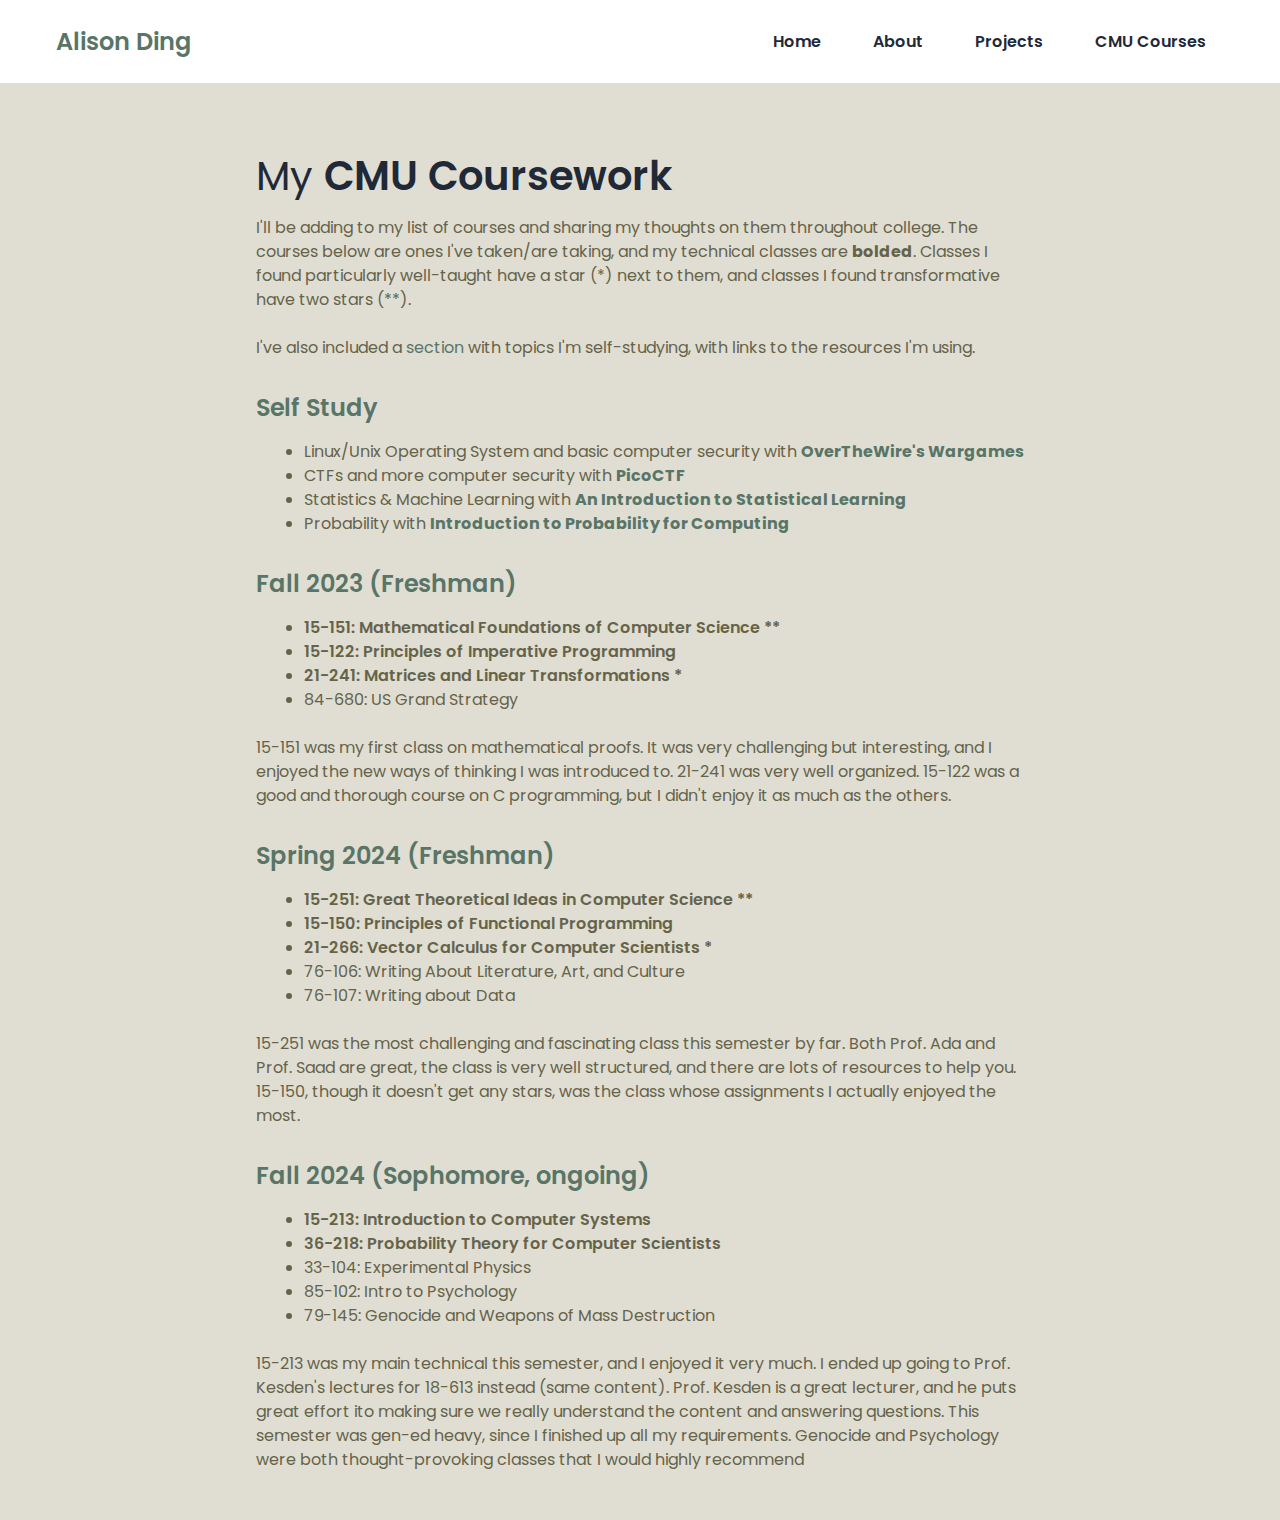
<file: cmu.html>
<!DOCTYPE html>
<html lang="en">
<head>
    <meta charset="UTF-8">
    <meta name="viewport" content="width=device-width, initial-scale=1.0">
    <title>CMU Courses</title>

    <link rel="stylesheet" href="styles_creative.css" />
</head>
<body>
    <nav>
        <div class="nav__content">
          <div class="logo"><a href="index.html">Alison Ding</a></div>
          <label for="check" class="checkbox">
            <i class="ri-menu-line"></i>
          </label>
          <input type="checkbox" name="check" id="check" />
          <ul>
            <li><a href="index.html">Home</a></li>
            <li><a href="about.html">About</a></li>
            <li><a href="projects.html">Projects</a></li>
            <li class="active"><a href="cmu.html">CMU Courses</a></li>
          </ul>
        </div>
      </nav>


      <section class="section">
        <div class="section__container">
          <div class="content">
            <h1 class="title">
              My <span>CMU Coursework</span>
            </h1>
            <p class="description">
              I'll be adding to my list of courses and sharing my thoughts on them throughout 
              college. The courses below are ones I've taken/are taking, and my technical classes
              are <b>bolded</b>. Classes I found particularly well-taught have a star (*) next to 
              them, and classes I found transformative have two stars (**). 
              <br></br>
              I've also included a <a href="#self_study" >section</a> with topics I'm self-studying, with links to the resources
              I'm using. 
            </p>
          </div>

          <div class="content" id = "self_study">
            <h2>Self Study</h2>
            <ul class="content-list">
              <li>Linux/Unix Operating System and basic computer security with 
                  <a href="https://overthewire.org/wargames/" class="special-link" target="_blank">OverTheWire's Wargames</a></li>
                  <li>CTFs and more computer security with 
                    <a href="https://picoctf.org/" class="special-link" target="_blank">PicoCTF</a></li>
                  <li>Statistics & Machine Learning with 
                  <a href="https://www.statlearning.com/" class="special-link" target="_blank">An Introduction to Statistical Learning</a></li>
              <li>Probability with 
                  <a href="https://www.cs.cmu.edu/~harchol/Probability/book.html" class="special-link" target="_blank">Introduction to Probability for Computing</a>
              </li>
            </ul>
          </div>

          <div class="content">
            <h2>Fall 2023 (Freshman)</h2>
            <ul class="content-list">
              <li><b>15-151: Mathematical Foundations of Computer Science **</b></li>
              <li><b>15-122: Principles of Imperative Programming</b></li>
              <li><b>21-241: Matrices and Linear Transformations *</b></li>
              <li>84-680: US Grand Strategy</li>
            </ul>
            <p class = "description">
              <br>
              15-151 was my first class on mathematical proofs. It was very challenging but 
              interesting, and I enjoyed the new ways of thinking I was introduced to. 21-241 
              was very well organized. 15-122 was a good and thorough course on C programming, 
              but I didn't enjoy it as much as the others. 
            </p>
          </div>

          <div class="content">
            <h2>Spring 2024 (Freshman)</h2>
            <ul class="content-list">
              <li><b>15-251: Great Theoretical Ideas in Computer Science **</b></li>
              <li><b>15-150: Principles of Functional Programming</b></li>
              <li><b>21-266: Vector Calculus for Computer Scientists *</b></li>
              <li>76-106: Writing About Literature, Art, and Culture</li>
              <li>76-107: Writing about Data</li>
            </ul>
            <p class = "description">
              <br>
              15-251 was the most challenging and fascinating class this semester by far. Both Prof. Ada and 
              Prof. Saad are great, the class is very well structured, and there are lots of resources to 
              help you. 15-150, though it doesn't get any stars, was the class whose assignments I actually 
              enjoyed the most.
            </p>
          </div>

          <div class="content">
            <h2>Fall 2024 (Sophomore, ongoing)</h2>
            <ul class="content-list">
                <li><b>15-213: Introduction to Computer Systems</b></li>
                <li><b>36-218: Probability Theory for Computer Scientists</b></li>
                <li>33-104: Experimental Physics</li>
                <li>85-102: Intro to Psychology</li>
                <li>79-145: Genocide and Weapons of Mass Destruction</li>
            </ul>
            <p class = "description">
              <br>
              15-213 was my main technical this semester, and I enjoyed it very much. I ended up going to 
              Prof. Kesden's lectures for 18-613 instead (same content). Prof. Kesden is a great lecturer, and 
              he puts great effort ito making sure we really understand the content and answering questions. This 
              semester was gen-ed heavy, since I finished up all my requirements. Genocide and Psychology
              were both thought-provoking classes that I would highly recommend
            </p>
          </div>

        </div>


      </section>

      

    </div>
    
</body>
</html>
</file>
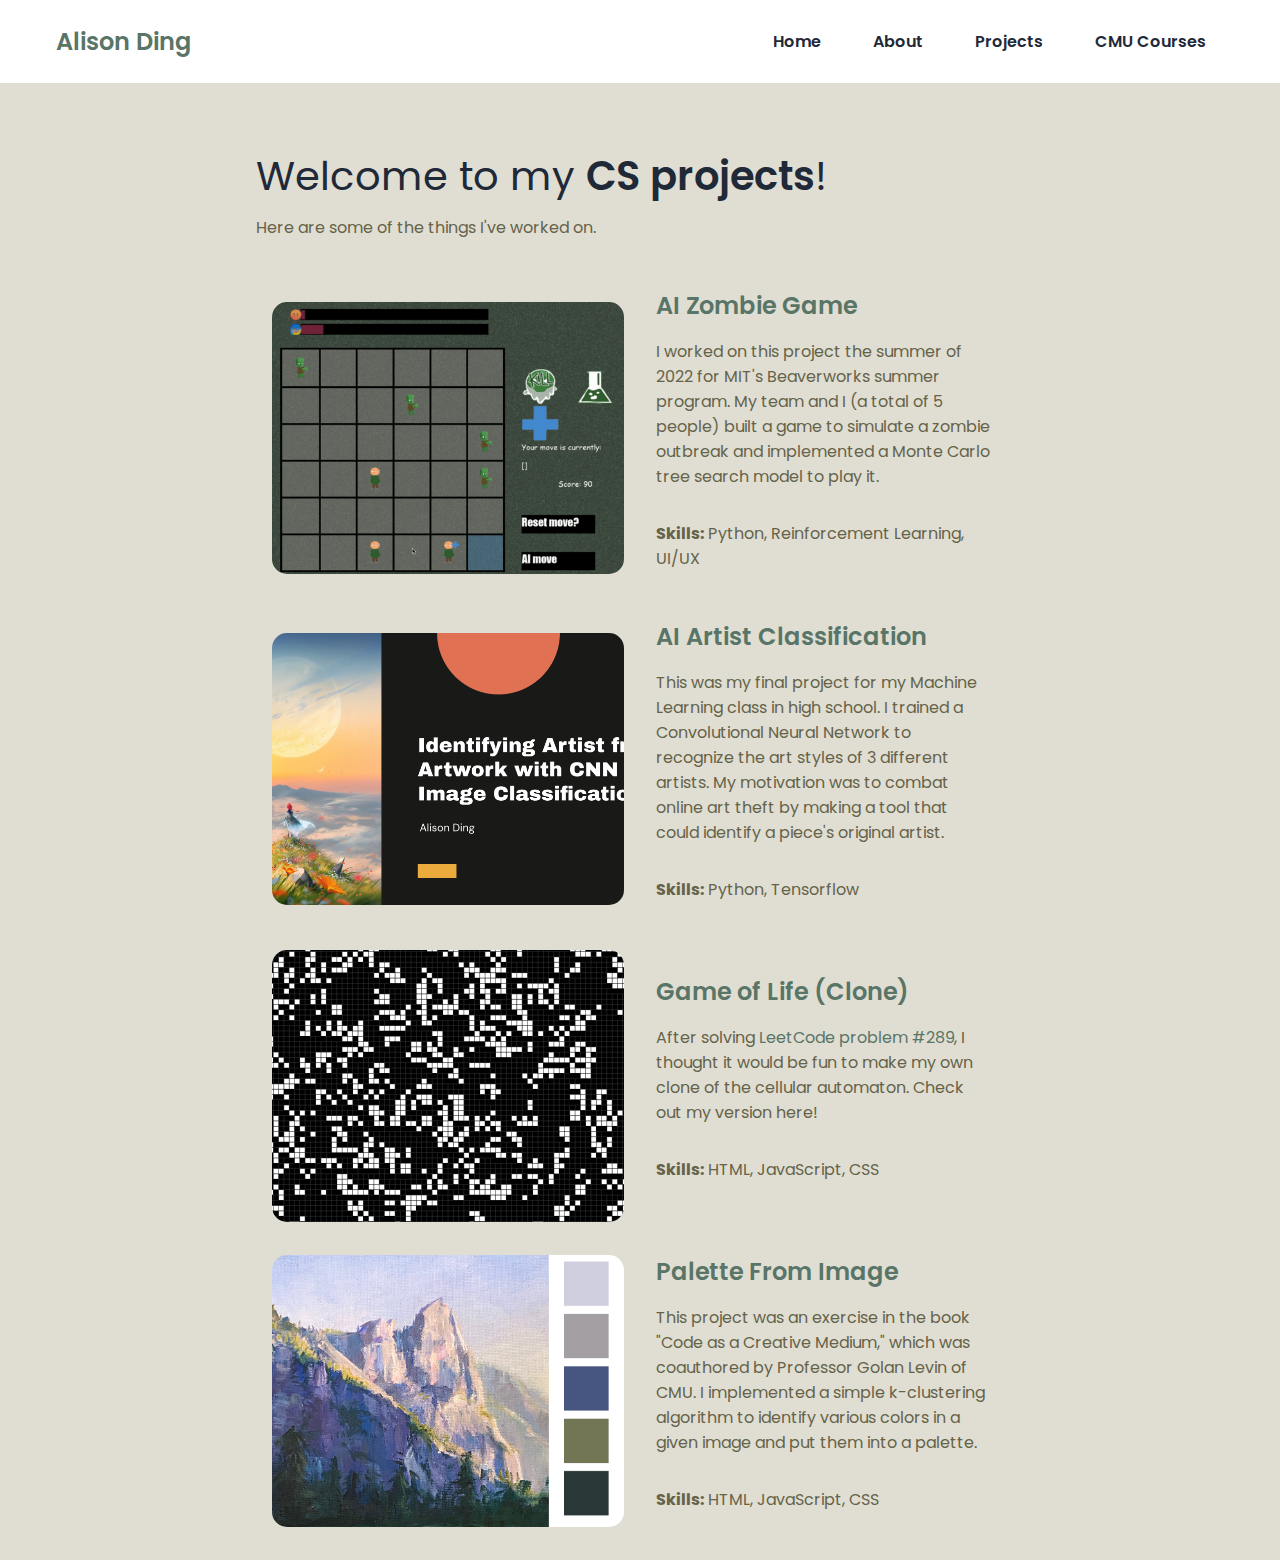
<file: projects.html>
<!DOCTYPE html>
<html lang="en">
<head>
    <meta charset="UTF-8">
    <meta name="viewport" content="width=device-width, initial-scale=1.0">
    <title>CS Projects</title>

    <link rel="stylesheet" href="styles_creative.css" />
</head>
<body>
    <nav>
        <div class="nav__content">
          <div class="logo"><a href="index.html">Alison Ding</a></div>
          <label for="check" class="checkbox">
            <i class="ri-menu-line"></i>
          </label>
          <input type="checkbox" name="check" id="check" />
          <ul>
            <li><a href="index.html">Home</a></li>
            <li><a href="about.html">About</a></li>
            <li class="active"><a href="projects.html">Projects</a></li>
            <li><a href="cmu.html">CMU Courses</a></li>
          </ul>
        </div>
      </nav>


      <section class="section">
        <div class="section__container">
          <div class="content">
            <h1 class="title">
              Welcome to my <span>CS projects</span>!
            </h1>
            <p class="description">
              Here are some of the things I've worked on. 
            </p>
            
          </div>

          <div class="block">
            <div class="image_col">
              <img src="assets/game_icon.png" alt="image"/>
            </div>

            <div class = "text_content">
              <div class="header"><a href="https://github.com/sunsky426/SGAI-DRHAT-Outbreak" target="_blank">AI Zombie Game</a></div>
              <p>
                I worked on this project the summer of 2022 for MIT's Beaverworks summer program. 
                My team and I (a total of 5 people) built a game to simulate a zombie outbreak and 
                implemented a Monte Carlo tree search model to play it.
              </p> 
              <p>
                <b>Skills:</b> Python, Reinforcement Learning, UI/UX
              </p>
            </div>
          </div>


          <div class="block">
            <div class="image_col">
              <img src="assets/slides/slide1.png" alt="image"/>
            </div>

            <div class = "text_content">
              <div class="header"><a href="assets/slides/allslides.pdf" target="_blank">AI Artist Classification</a></div>
              <p>
                This was my final project for my Machine Learning class in high school. I trained a Convolutional Neural Network to recognize the 
                art styles of 3 different artists. My motivation was to combat online art 
                theft by making a tool that could identify a piece's original artist. 
              </p> 
              <p>
                <b>Skills:</b> Python, Tensorflow              
              </p>
            </div>
          </div>


          <div class="block">
            <div class="image_col">
              <img src="assets/gol_icon.png" alt="image"/>
            </div>

            <div class = "text_content">
              <div class="header"><a href="https://alisonding357.github.io/Game_of_Life/" target="_blank">Game of Life (Clone)</a></div>
              <p>
                After solving <a href = "https://leetcode.com/problems/game-of-life/" target = "_blank">LeetCode problem #289</a>, I
                thought it would be fun to make my own clone of the cellular automaton. Check out my version here!
              </p>
              <p>
                <b>Skills:</b> HTML, JavaScript, CSS
              </p>
            </div>
          </div>

          <div class="block">
            <div class="image_col">
              <img src="assets/mount.png" alt="image"/>
            </div>

            <div class = "text_content">
              <div class="header"><a href="https://alisonding357.github.io/Palette_From_Image/" target="_blank">Palette From Image</a></div>
              <p>
                This project was an exercise in the book "Code as a Creative Medium," which was coauthored by 
                Professor Golan Levin of CMU. I implemented a simple k-clustering algorithm 
                to identify various colors in a given image and put them into a palette.
              </p>
              <p>
                <b>Skills:</b> HTML, JavaScript, CSS
              </p>
            </div>
          </div>


          </div>


      </section>

      

    </div>
    
</body>
</html>
</file>
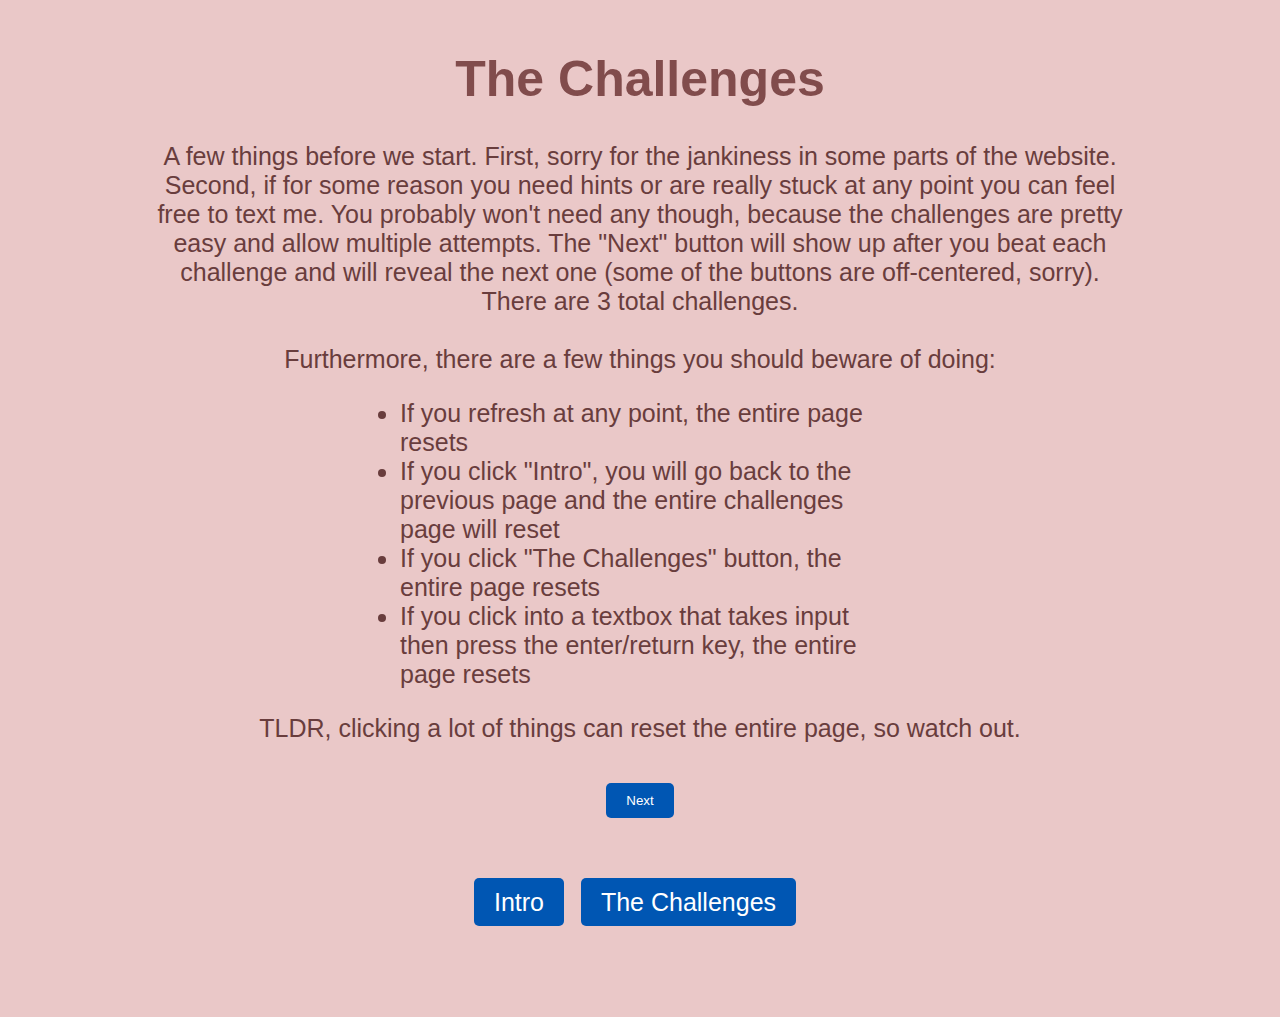
<file: aaron_website/index2.html>
<!DOCTYPE html>
<html lang="en">
<head>
    <meta charset="UTF-8">
    <meta name="viewport" content="width=device-width, initial-scale=1.0">
    <title>Document</title>
    <link rel="stylesheet" type="text/css" href="styles2.css">
</head>
<body>

    <div id="page0" class="page"></div>
        <h1>The Challenges</h1>
        <p>A few things before we start. First, sorry for the jankiness in some parts of the website. Second, if for some reason you need hints or are really stuck at any point you can feel free to text me. You probably won't need any though, because the challenges are pretty easy and allow multiple attempts. The "Next" button will show up after you beat each challenge and will reveal the next one (some of the buttons are off-centered, sorry). There are 3 total challenges. <br> <br>
        Furthermore, there are a few things you should beware of doing:  </p>
        <ul>
            <li>If you refresh at any point, the entire page resets</li>
            <li>If you click "Intro", you will go back to the previous page and the entire challenges page will reset </li>
            <li>If you click "The Challenges" button, the entire page resets</li>
            <li>If you click into a textbox that takes input then press the enter/return key, the entire page resets</li>
        </ul>
        <p>TLDR, clicking a lot of things can reset the entire page, so watch out. </p>
    

        <div class="button-container">
            <button onclick="showNextPage('page1')" id = "nextButtonn">Next</button>
        </div>
    </div>
    <!-- Puzzle 1 -->
    <!--  Who said it?? game  -->
    <div id="page1" class="page" style="display: none;">
        <h1>Challenge 1: Who Said It?</h1>
        <p> Okay, so you've probably got the answer to some of these because I made George send me his compilation and stole some of these off there. But how good is your memory? </p>
        <!-- Add your puzzle content here -->
        <div id="question1" class="question">
            1. "Lowkey I fuck with Xijing Ping."<br>
            <input type="radio" name="question1">Zichu <br>
            <input type="radio" name="question1">Jax <br>
            <input type="radio" name="question1" id="correct1">Eric <br>
            <input type="radio" name="question1">Evan <br>
            <input type="radio" name="question1">Alison <br>
            <input type="radio" name="question1">George <br>
            <button onclick="result('correct1','question2', 'output1.1')">Submit</button>
        </div>
        <p id = "output1.1"> </p>

        <div id="question2" class="question" style="display: none;">
            2. "We're locked the fuck out"<br>
            <input type="radio" name="question2">Zichu <br>
            <input type="radio" name="question2" id="correct2">Jax <br>
            <input type="radio" name="question2">Eric <br>
            <input type="radio" name="question2">Evan <br>
            <input type="radio" name="question2">Alison <br>
            <input type="radio" name="question2">George <br>
            <button onclick="result('correct2', 'question3', 'output1.2')">Submit</button>
        </div>
        <p id = "output1.2"> </p>

        <div id="question3" class="question" style="display: none;">
            3. "Do you want to be the Brutus to my Caesar and penetrate me 23 times?"<br>
            <input type="radio" name="question3" id="correct3">Zichu <br>
            <input type="radio" name="question3">Jax <br>
            <input type="radio" name="question3" >Eric <br>
            <input type="radio" name="question3">Evan <br>
            <input type="radio" name="question3">Alison <br>
            <input type="radio" name="question3">George <br>
            <button onclick="result('correct3', 'question4', 'output1.3')">Submit</button>
        </div>
        <p id = "output1.3"> </p>

        <div id="question4" class="question" style="display: none;">
            4. "My only touching story is how I touch children."<br>
            <input type="radio" name="question4" id="correct4">Zichu <br>
            <input type="radio" name="question4">Jax <br>
            <input type="radio" name="question4" >Eric <br>
            <input type="radio" name="question4">Evan <br>
            <input type="radio" name="question4">Alison <br>
            <input type="radio" name="question4">George <br>
            <button onclick="result('correct4', 'question5', 'output1.4')">Submit</button>
        </div>
        <p id = "output1.4"> </p>

        <div id="question5" class="question" style="display: none;">
            5. "The only A I have is in my name."<br>
            <input type="radio" name="question5">Zichu <br>
            <input type="radio" name="question5">Jax <br>
            <input type="radio" name="question5" >Eric <br>
            <input type="radio" name="question5">Evan <br>
            <input type="radio" name="question5" id="correct5">Alison <br>
            <input type="radio" name="question5">George <br>
            <button onclick="result('correct5', 'none', 'output1.5')">Submit</button>
        </div>
        <p id = "output1.5"> </p>

            <button onclick="showNextPage('page2')" id = "nextButton" style="display: none;">Next</button>
        
    </div>

    <!-- Puzzle 2 -->
    <!-- connections with stever 5b -->
    <div id="page2" class="page" style="display: none;">
        <h1>Challenge 2: What in the Wordle?</h1>
        <p> Here's an actual puzzle for you. When you find the answer (which is some phrase), type it into the box below.</p>
        <IMG SRC="wordle.png">
        <!-- Add your puzzle content here -->
        <h4>Enter your answer for the puzzle (all lowercase, spaces between words, no period at end please). </h4>
        <form>
            <label for="pswd">Enter your answer: </label>
            <input type="text" id="pswd">
            <input type="button" value="Submit" onclick="result2();" />
        </form>
        <p id = "output"> </p>
            
        <button onclick="showNextPage('page3')" id = "nnextButton" style="display: none;">Next</button>
    </div>

    <!-- Puzzle 3 -->
    <div id="page3" class="page" style="display: none;">
        <h1>Game 3: Filter Frenzy</h1>
        <p>So here's how this works: you try to guess the common English phrase from my very badly edited Snapchat filter pics. For example . . . 
        <IMG SRC="horses.JPG" width="250" height="350"><br>
        is "hold your horses". Got it? As usual, no capitalization or punctuation.</p>
        <!-- Add your puzzle content here -->
        <div id="question3.1" class="question">
            <p>1. <IMG SRC="fish.JPG" width="250" height="350"> <br> (4 words) </p>
            <form>
                <label for="pswd3">Question 1 Answer: </label>
                <input type="text" id="pswd3">
                <input type="button" value="Submit" onclick="result3('fish out of water', 'question3.2','pswd3', 'output1');" />
            </form>
        </div>
        <p id = "output1"> </p>
        

        <div id="question3.2" class="question" style="display: none;">
            <p> 2. <IMG SRC="bird.JPG" width="250" height="350"> <IMG SRC="stone.JPG" width="250" height="350"> <IMG SRC="bird2.JPG" width="250" height="350"> <br> (4 words)</p>
            <form>
                <label for="pswd4">Question 2 Answer: </label>
                <input type="text" id="pswd4">
                <input type="button" value="Submit" onclick="result3('two birds one stone', 'question3.3','pswd4', 'output2');" />
            </form>
            <p id = "output2"> </p>
        </div>
        

        <div id="question3.3" class="question" style="display: none;">
            <p> 3. <IMG SRC="cook.JPG" width="250" height="350"> <IMG SRC="book.JPG" width="250" height="350"> <br> (3 words)</p>
            <form>
                <label for="pswd5">Question 3 Answer: </label>
                <input type="text" id="pswd5">
                <input type="button" value="Submit" onclick="result3('cook the books', 'question3.4','pswd5', 'output3');" />
            </form>
        </div>
        <p id = "output3"> </p>
        

        <div id="question3.4" class="question" style="display: none;">
            <p>4. <IMG SRC="blood.JPG" width="250" height="350"> <IMG SRC="sweat.JPG" width="250" height="350"> <IMG SRC="tears.JPG" width="250" height="350"><br> (4 words)</p>
            <form>
                <label for="pswd6">Question 4 Answer: </label>
                <input type="text" id="pswd6">
                <input type="button" value="Submit" onclick="result3('blood sweat and tears', 'none','pswd6', 'output4');" />
            </form>
        </div>
        <p id = "output4"> </p>
        
        <button onclick="showFinalPage()" id = "lastButton" style="display: none;">Next</button>
    </div>

    <!-- Final Page -->
    <div id="finalPage" class="page" style="display: none;">
        <h1>Congratulations! You beat all the games!</h1>
        <IMG SRC="cat_gif.gif">
        <button onclick="showGifts()">Gifts!!!</button>
        <!-- Add your final content here -->
    </div>

    <div class="pagination">
        <a href="index1.html" >Intro</a>
        <a href="index2.html" class="active">The Challenges</a>
    </div>

    <script>
        function showNextPage(pageId) {
            var currentPage = document.getElementById(pageId);
            currentPage.style.display = 'block';
        }

        function showFinalPage() {
            var finalPage = document.getElementById('finalPage');
            finalPage.style.display = 'block';
        }

        function showGifts() {
            window.open('index3.html', '_blank');
        }

        
        function result(elemID, nextQuestionID, outputID) {
            var output = document.getElementById(outputID)
	        if(document.getElementById(elemID).checked){
                if(nextQuestionID == 'none') {
                    document.getElementById('nextButton').style.display = 'block';
                }
                output.innerHTML = "Nice! You got it :)";
                document.getElementById(nextQuestionID).style.display = 'block';
		    }
            else {
                output.innerHTML = "Nope . . . try again!";
            }
        }

        function result2() {
            var confirmPassword = "loving you is the best";
            var password = document.getElementById("pswd").value;
            if (password == confirmPassword) {
                output.innerHTML = "Nice! You got it :)";
                document.getElementById('nnextButton').style.display = 'block'
                document.getElementById('nnextButton').style = "background-color: #0056b3; color: #fff; padding: 10px 20px; border: none; border-radius: 5px; cursor: pointer;";
            }
            else{
                output.innerHTML = "Nope, try again.";
            }
        }

        function result3(ans,nextQuestionID,pswdID,outputID) {
            var output = document.getElementById(outputID)
            var password = document.getElementById(pswdID).value;
            if (password === ans) {
                if(nextQuestionID == 'none') {
                    document.getElementById('lastButton').style.display = 'block';
                }

                output.innerHTML = "Nice! You got it :)";
                document.getElementById(nextQuestionID).style.display = 'block';
            }
            else{
                output.innerHTML = "Nope, try again.";
            }
        }
    </script>
    
</body>
</html>
</file>
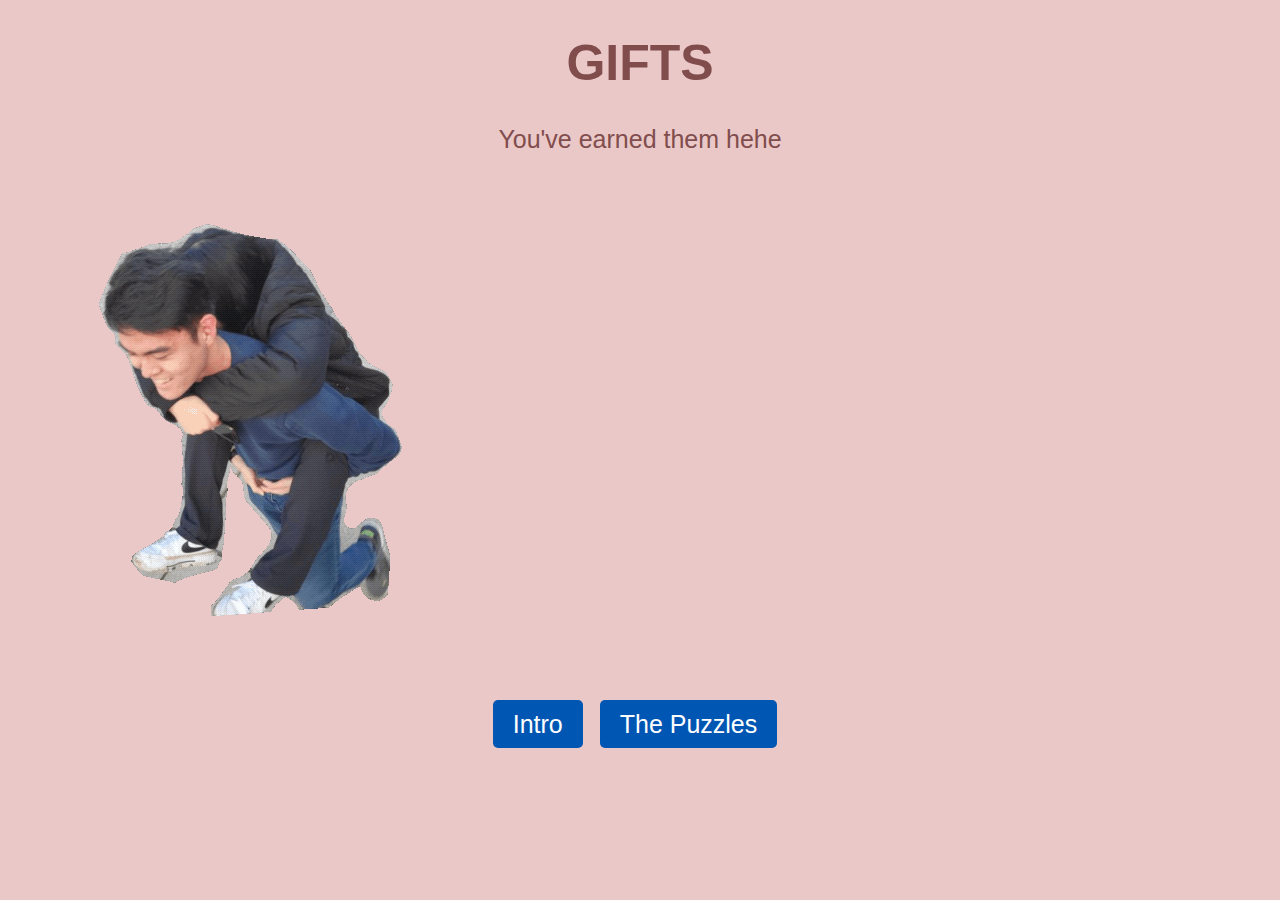
<file: aaron_website/index3.html>
<!DOCTYPE html>
<html lang="en">
<head>
    <meta charset="UTF-8">
    <meta name="viewport" content="width=device-width, initial-scale=1.0">
    <title>Document</title>
    <link rel="stylesheet" type="text/css" href="styles3.css">
</head>
<body>
    <h1>GIFTS</h1>
    <p> You've earned them hehe </p>

    <IMG SRC="aron1.GIF">

    <div class="pagination">
        <a href="index1.html" class="active">Intro</a>
        <a href="index2.html">The Puzzles</a>
    </div>
    
</body>
</html>
</file>
<file: styles_creative.css>
@import url("https://fonts.googleapis.com/css2?family=Poppins:wght@400;600;700&display=swap");

:root {
  --primary-color: #597567;
  --primary-color-dark: #254336;
  --text-dark: #1f2937;
  --text-light: #656349;
  --extra-light: #e0ded3;
  --max-width: 1200px;
  --content-width: 800px;
  /* og 1200 px */
}

* {
  padding: 0;
  margin: 0;
  box-sizing: border-box;
}

a {
  text-decoration: none;
  color: var(--primary-color);
}

body {
  font-family: "Poppins", sans-serif;
}

nav {
  width: 100%;
  position: fixed;
  top: 0;
  left: 0;
  background-color: #ffffff;
  z-index: 99;
}

.nav__content {
  max-width: var(--max-width);
  margin: auto;
  padding: 1.5rem 1rem;
  display: flex;
  align-items: center;
  justify-content: space-between;
}

nav .logo a {
  font-size: 1.5rem;
  font-weight: 600;
  color: var(--primary-color);
  transition: 0.3s;
}
nav .logo a:hover {
  color: var(--primary-color-dark);
}

nav .checkbox {
  display: none;
}

nav input {
  display: none;
}
nav .checkbox i {
  font-size: 2rem;
  color: var(--primary-color);
  cursor: pointer;
}

ul {
  display: flex;
  align-items: center;
  gap: 1rem;
  list-style: none;
  transition: left 0.3s;
}

ul li a {
  padding: 0.5rem 1rem;
  border: 2px solid transparent;
  text-decoration: none;
  font-weight: 600;
  color: var(--text-dark);
  transition: 0.3s;
}

ul li a:hover {
  border-top-color: var(--primary-color);
  border-bottom-color: var(--primary-color);
  color: var(--primary-color);
}

.section {
  background-color: var(--extra-light);
  padding-top: 8.5rem; 
}

.section__container {
  min-height: 100vh;
  max-width: var(--content-width);
  margin: auto;
  padding: 1rem;
}

.content {
  display: flex;
  flex-direction: column;
  justify-content: center;
  margin-bottom: 2rem;
}

.subtitle {
  letter-spacing: 2px;
  color: var(--text-light);
  font-weight: 600;
  margin-bottom: 0.5rem;
}

.title {
  font-size: 2.5rem;
  font-weight: 400;
  line-height: 3rem;
  color: var(--text-dark);
  margin-bottom: 1rem;
}

h2{
  font-size: 1.5rem;
  font-weight: 600;
  line-height: 2rem;
  color: var(--primary-color);
  /* margin-bottom: 0.5rem; */
}

.content ul.content-list {
  display: block; 
  padding-left: 3rem;
  padding-top: 1rem;
  color: var(--text-light);
  list-style: disc;
}

.content ul.content-list li {
  color: var(--text-light);
  line-height: 1.5rem; 
}

.content ul.content-list li b {
  color: var(--text-light);
  font-weight: 600;
}


.special-link {
  color: var(--primary-color);
  font-weight: bold; 
  border: none; 
}

.special-link:hover {
  color: var(--primary-color-dark); 
  border: none;
}

.content-list a.special-link {
  padding: 0; 
  border: none;
}

.content-list a.special-link:hover {
  border: none; 
}


.title span {
  font-weight: 600;
}

.description {
  line-height: 1.5rem;
  color: var(--text-light);
  /* margin-bottom: 2rem; */
}

.block {
  width: 100%;
  max-width: var(--content-width);
  position: relative;
  padding: 1rem; /* Adjusted padding */
  text-align: center;
  margin: 0 auto;
  display: grid;
  grid-template-columns: auto 1fr;
  align-items: center;
  border-top: 1px solid var(--primary-color-light);
  box-sizing: border-box;
  /* flex-wrap: wrap; */
}

.block p {
  display: block;
  text-align: left;
  color: var(--text-light);
  padding: 1rem;
  margin-block-start: 1rem;
  margin-block-end: 1rem;
  margin-inline-start: 0px;
  margin-inline-end: 0px;
  margin-top: 0;
  margin-bottom: 0;
  unicode-bidi: isolate;
  word-wrap: break-word;
}
.header{
  text-align: left;
  font-size: 1.5rem;
  font-weight: 600;
  color: var(--primary-color) !important;
  padding-left: 1rem;
  padding-bottom: 0;
  word-wrap: break-word;
}

.header a:hover {
  color: var(--primary-color-dark);
}

.text_content {
  display: flex;
  flex-direction: column;
  align-items: flex-start;
  justify-content: center;
  padding:0;
  margin: 0;
}


.image_col {
  display: flex;
  align-items: center;
  justify-content: flex-start;
  height: 100%; 
}

.image_col img { 
  width: 22rem; 
  height: 17rem; 
  object-fit: cover; 
  border-radius: 15px; 
  margin-right: 1rem; 
  display: block;
}

@media (width < 750px) {
  nav .checkbox {
    display: block;
  }

  ul {
    position: absolute;
    width: 100%;
    height: calc(100vh - 85px);
    left: -100%;
    top: 85px;
    background-color: var(--extra-light);
    flex-direction: column;
    justify-content: center;
    gap: 3rem;
  }

  nav #check:checked ~ ul {
    left: 0;
  }

  ul li a {
    font-size: 1.25rem;
  }

  .section__container {
    padding: 10rem 1rem 5rem 1rem;
    text-align: center;
    grid-template-columns: 1fr;
  }

  .block {
    grid-template-columns: 1fr;
    text-align: center;
  }

  .block p{
    grid-template-columns: 1fr;
    text-align: center;
  }

  .image_col {
    justify-content: center;
    margin-bottom: 1rem; /* Add space between image and text */
  }
}
</file>
<file: aaron_website/styles2.css>
body {
    background-color: #eac8c8;
    font-family: 'Gill Sans', 'Gill Sans MT', Calibri, 'Trebuchet MS', sans-serif;
    font-size: 25px;
    margin: 0;
    padding: 0;
}

h1 {
    color: #814c4c;
    text-align: center;
}

h4 {
    color: #814c4c;
    text-align: center;
}

p {
    color: #693d3d;
    text-align: center;
    margin-bottom: 20px;
    padding: 0px 150px;
}

ul {
    color: #693d3d;
    padding: 0px 400px;
    margin-bottom: 20px;
}

.pagination {
    text-align: center;
    margin-top: 50px;
    margin-bottom: 100px;
}

.pagination a {
    padding: 10px 20px;
    text-decoration: none;
    color: #fff;
    background-color: #0056b3;
    border-radius: 5px;
    margin-right: 10px;
}

.pagination a.active {
    background-color: #0056b3;
}

.page {
    text-align: center;
    margin-top: 50px;
    margin-bottom: 50px;
} 

page2 {
    text-align: center;
    margin-top: 50px;
    margin-bottom: 50px;
}   

.question {
    color: #814d4d;
    text-align: center;
    margin-top: 50px;
    margin-bottom: 50px
}

button {
    background-color: #0056b3; /* Blue background color */
    color: #fff; /* White text color */
    padding: 10px 20px; /* Padding around text */
    border: none; /* No border */
    border-radius: 5px; /* Rounded corners */
    cursor: pointer; /* Change cursor to pointer on hover */
    margin-top: 20px;
    margin-bottom: 20px;
    text-align: center;
}

.button-container{
    text-align: center;
}
</file>
<file: aaron_website/styles3.css>
body {
    background-color: #eac8c8;
    font-family: 'Gill Sans', 'Gill Sans MT', Calibri, 'Trebuchet MS', sans-serif;
    font-size: 25px;
    margin: 0;
    padding: 0;
}

h1 {
    color: #814c4c;
    text-align: center;
}

p {
    color: #814d4d;
    text-align: center;
    margin-bottom: 20px;
    padding: 0px 150px;
}

.pagination {
    text-align: center;
    margin-top: 50px;
    margin-bottom: 100px;
}

.pagination a {
    padding: 10px 20px;
    text-decoration: none;
    color: #fff;
    background-color: #0056b3;
    border-radius: 5px;
    margin-right: 10px;
}

.pagination a.active {
    background-color: #0056b3;
}

/* Specific Styles for Intro Page */
.intro-content {
    text-align: center;
    margin-top: 50px;
}

.intro-images {
    display: flex;
    justify-content: center;
    margin-bottom: 20px;
}

.intro-images img {
    margin: 0 10px;
    border-radius: 5px;
}

.image-container1 {
    text-align: center;
}

.image-container1 IMG {
    display: inline-block;
    margin: 0 10px; /* Optional: Add some spacing between images */
}
.image-container {
    text-align: center;
}
</file>
